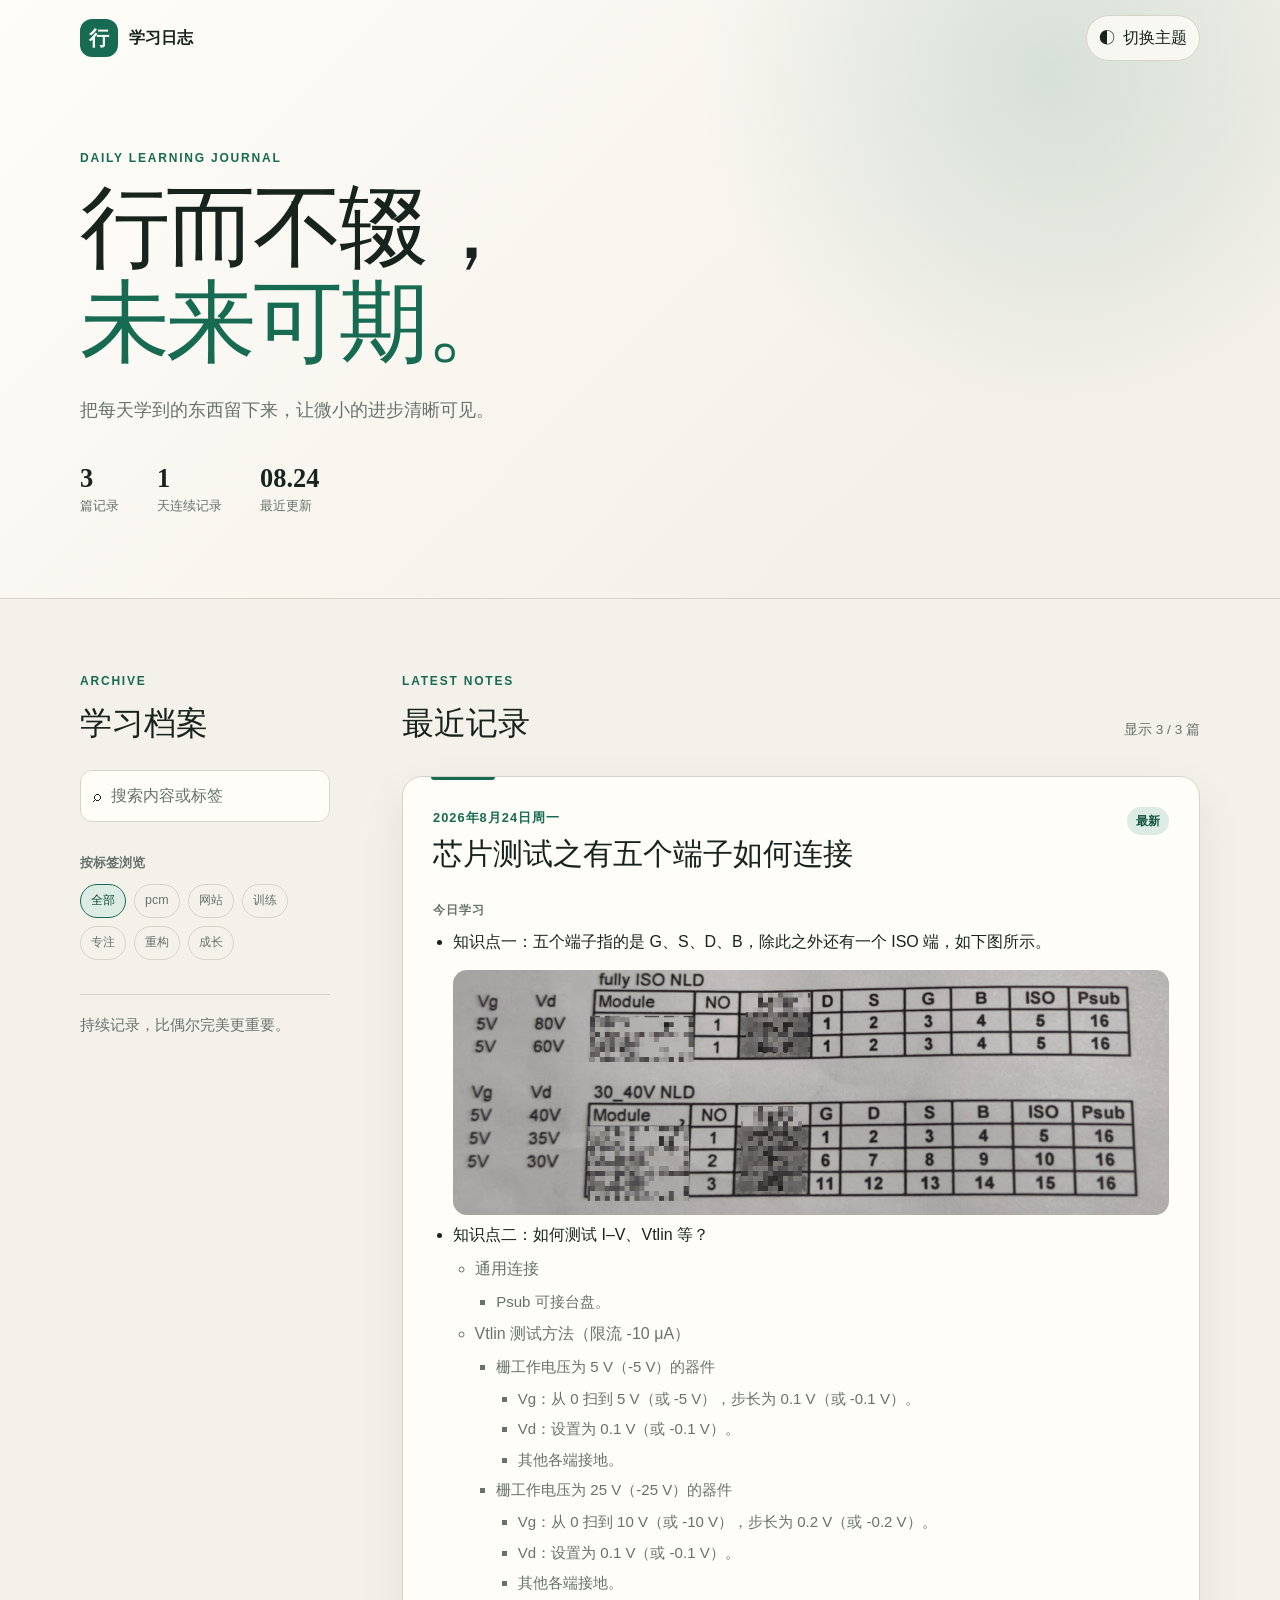
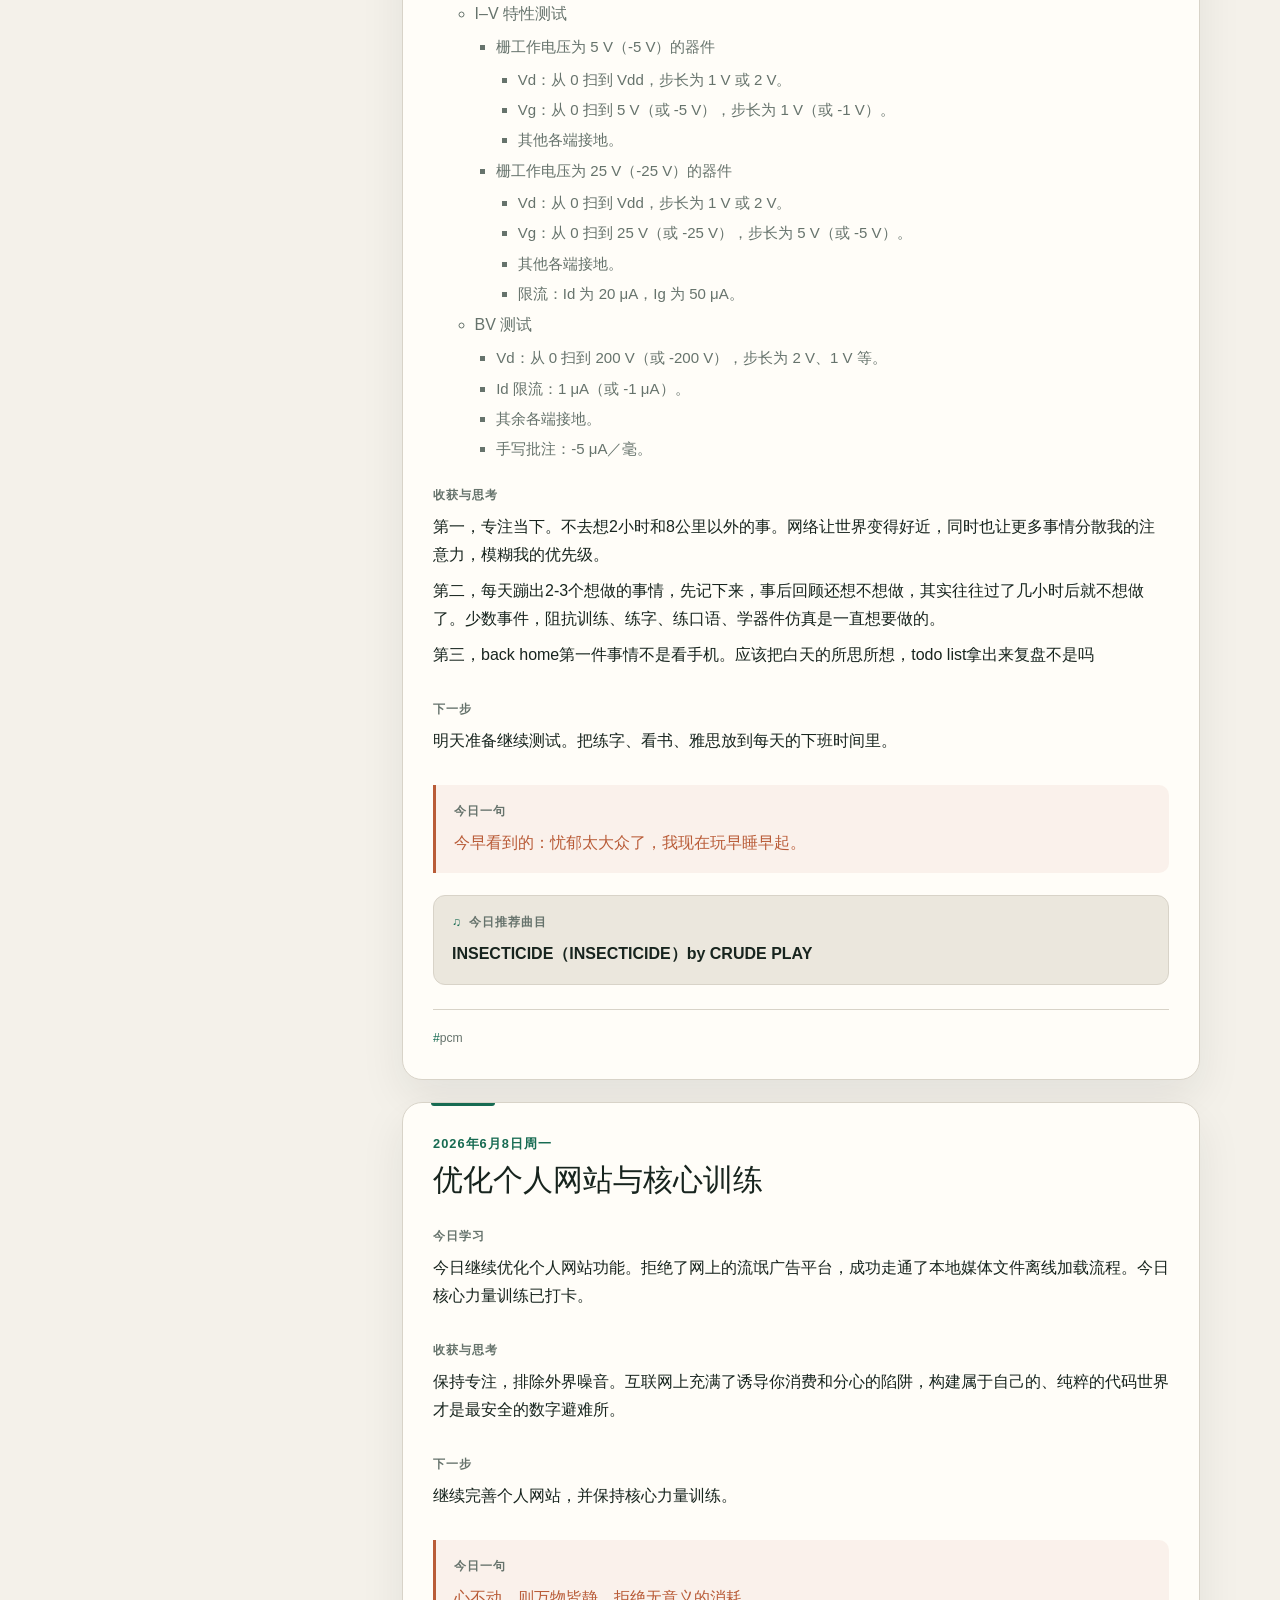
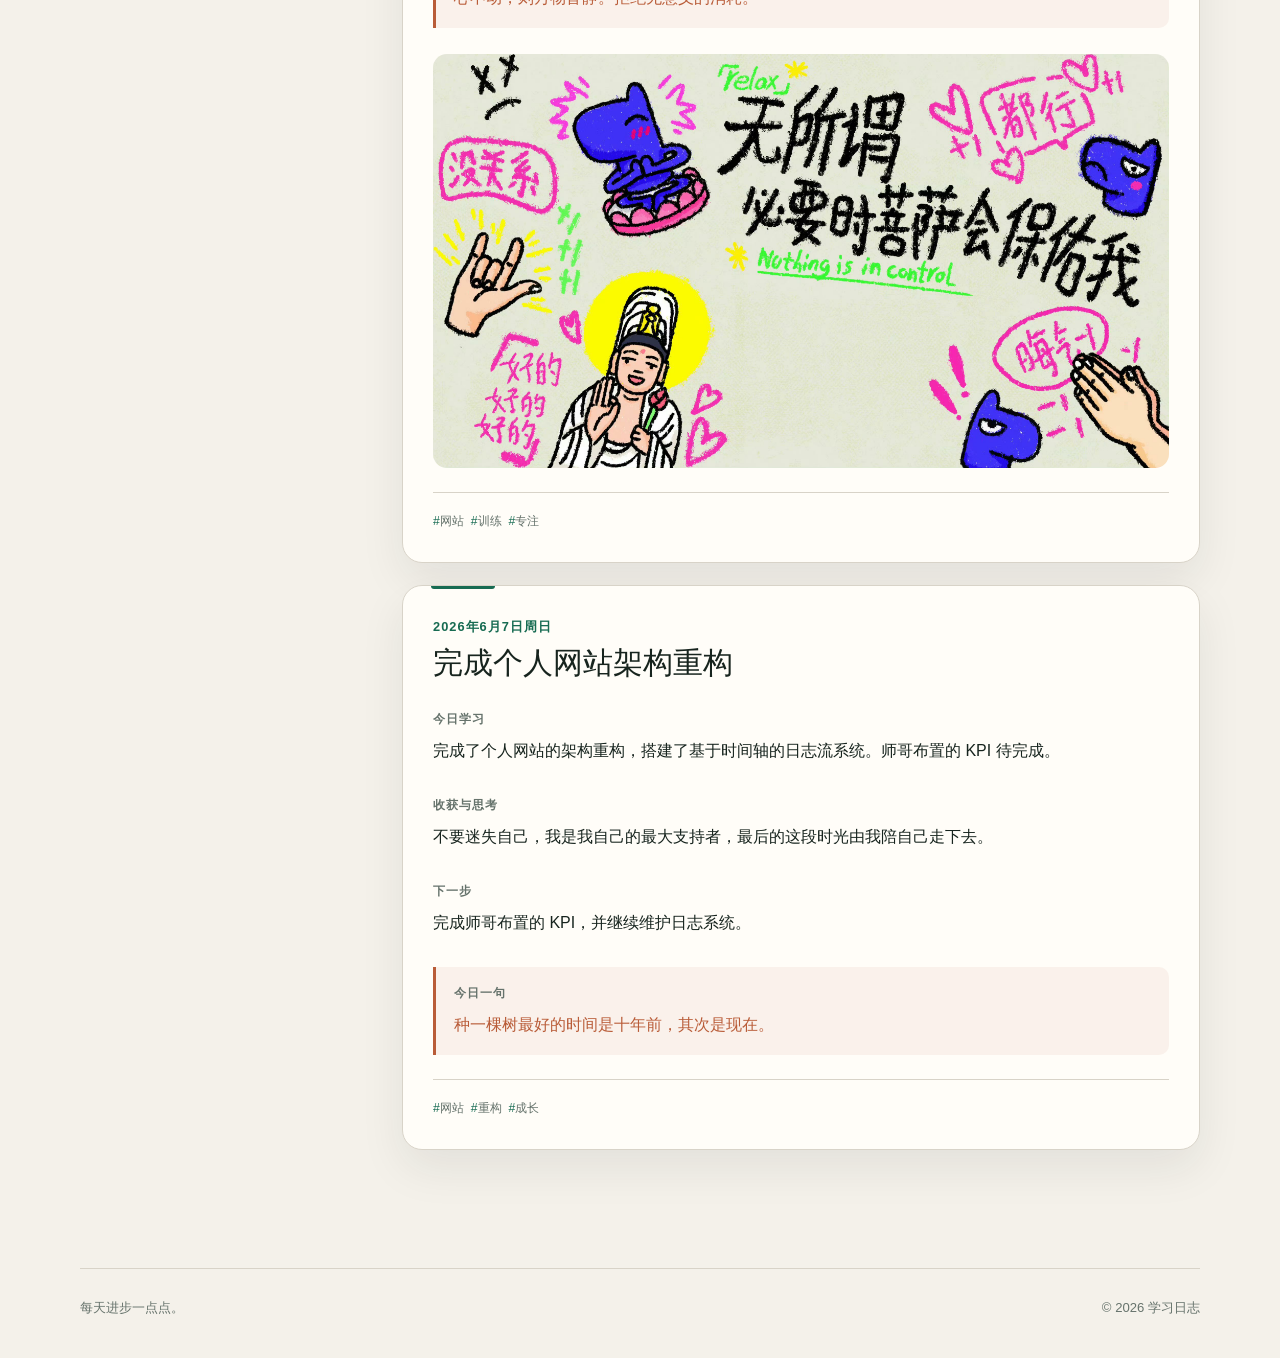
<file: index.html>
<!doctype html>
<html lang="zh-CN">
<head>
  <meta charset="utf-8">
  <meta name="viewport" content="width=device-width, initial-scale=1">
  <meta name="description" content="记录每天的学习、思考与下一步行动。">
  <meta name="color-scheme" content="light dark">
  <title>行而不辍｜学习日志</title>
  <link rel="stylesheet" href="assets/styles.css">
</head>
<body>
  <a class="skip-link" href="#logs">跳到学习记录</a>

  <header class="site-header">
    <nav class="nav shell" aria-label="主导航">
      <a class="brand" href="./" aria-label="返回首页">
        <span class="brand-mark" aria-hidden="true">行</span>
        <span>学习日志</span>
      </a>
      <button class="theme-button" id="theme-button" type="button" aria-label="切换明暗主题">
        <span aria-hidden="true" id="theme-icon">◐</span>
        <span class="theme-label">切换主题</span>
      </button>
    </nav>

    <div class="hero shell">
      <p class="eyebrow">DAILY LEARNING JOURNAL</p>
      <h1>行而不辍，<span>未来可期。</span></h1>
      <p class="hero-copy">把每天学到的东西留下来，让微小的进步清晰可见。</p>
      <div class="hero-meta" aria-label="日志概览">
        <div><strong id="total-count">0</strong><span>篇记录</span></div>
        <div><strong id="streak-count">0</strong><span>天连续记录</span></div>
        <div><strong id="latest-date">—</strong><span>最近更新</span></div>
      </div>
    </div>
  </header>

  <main class="shell page-layout">
    <aside class="side-panel" aria-label="日志筛选">
      <div class="panel-heading">
        <p class="eyebrow">ARCHIVE</p>
        <h2>学习档案</h2>
      </div>
      <label class="search-box" for="search-input">
        <span aria-hidden="true">⌕</span>
        <input id="search-input" type="search" placeholder="搜索内容或标签" autocomplete="off">
      </label>
      <div class="filter-group">
        <p>按标签浏览</p>
        <div class="tag-filters" id="tag-filters"></div>
      </div>
      <p class="side-note">持续记录，比偶尔完美更重要。</p>
    </aside>

    <section class="log-section" id="logs" aria-labelledby="logs-title">
      <div class="section-heading">
        <div>
          <p class="eyebrow">LATEST NOTES</p>
          <h2 id="logs-title">最近记录</h2>
        </div>
        <p id="result-count" aria-live="polite"></p>
      </div>

      <div class="timeline" id="log-container"></div>
      <div class="empty-state" id="empty-state" hidden>
        <span aria-hidden="true">⌕</span>
        <h3>没有找到相关记录</h3>
        <p>换一个关键词或标签试试。</p>
      </div>
    </section>
  </main>

  <footer class="site-footer shell">
    <p>每天进步一点点。</p>
    <p>© <span id="current-year"></span> 学习日志</p>
  </footer>

  <script src="data/logs.js"></script>
  <script src="assets/app.js"></script>
</body>
</html>
</file>
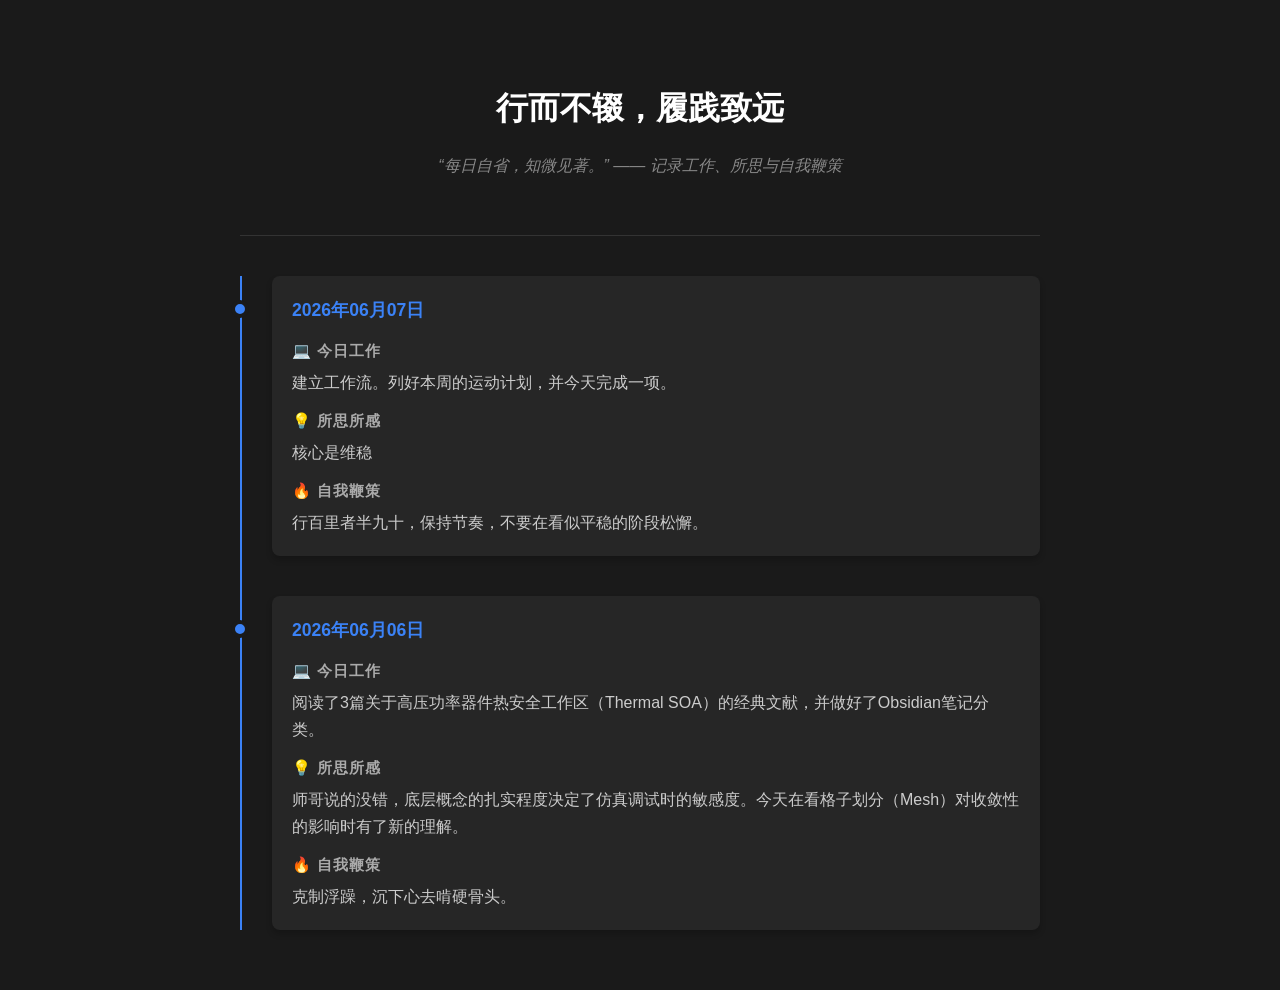
<file: index1.html>
<!DOCTYPE html>
<html lang="zh-CN">
<head>
    <meta charset="UTF-8">
    <meta name="viewport" content="width=device-width, initial-scale=1.0">
    <title>成长日志 & 每日省思</title>
    <style>
        /* 基础样式重置与优雅的深色背景，适合静心思考 */
        body {
            font-family: -apple-system, BlinkMacSystemFont, "Segoe UI", Roboto, "Helvetica Neue", Arial, sans-serif;
            background-color: #1a1a1a;
            color: #e0e0e0;
            line-height: 1.7;
            padding: 20px;
            max-width: 800px;
            margin: 0 auto;
        }

        header {
            text-align: center;
            padding: 40px 0;
            border-bottom: 1px solid #333;
        }

        header h1 {
            color: #ffffff;
            font-size: 2rem;
            margin-bottom: 10px;
        }

        header p {
            color: #888;
            font-style: italic;
        }

        /* 时间轴样式 */
        .timeline {
            position: relative;
            margin: 40px 0;
            padding-left: 30px;
            border-left: 2px solid #3b82f6; /* 蓝色的时间轴主线 */
        }

        .log-item {
            position: relative;
            margin-bottom: 40px;
            background: #262626;
            padding: 20px;
            border-radius: 8px;
            box-shadow: 0 4px 6px rgba(0, 0, 0, 0.2);
            transition: transform 0.2s;
        }

        .log-item:hover {
            transform: translateX(5px); /* 鼠标悬停微调，增加交互感 */
        }

        /* 时间轴圆点 */
        .log-item::before {
            content: '';
            position: absolute;
            left: -41px;
            top: 24px;
            width: 10px;
            height: 10px;
            background-color: #3b82f6;
            border: 4px solid #1a1a1a;
            border-radius: 50%;
        }

        .log-date {
            font-weight: bold;
            color: #3b82f6;
            font-size: 1.1rem;
            margin-bottom: 10px;
        }

        .log-section {
            margin-top: 12px;
        }

        .log-section h3 {
            font-size: 0.95rem;
            color: #aaa;
            margin: 0 0 5px 0;
            text-transform: uppercase;
            letter-spacing: 1px;
        }

        .log-section p {
            margin: 0;
            color: #ccc;
            white-space: pre-line; /* 保留换行符 */
        }

        /* 鞭策格言/警句样式 */
        .motto {
            color: #f59e0b; /* 醒目的琥珀色 */
            font-weight: 500;
        }
    </style>
</head>
<body>

    <header>
        <h1>行而不辍，履践致远</h1>
        <p>“每日自省，知微见著。” —— 记录工作、所思与自我鞭策</p>
    </header>

    <div class="timeline" id="log-container"></div>

    <script>
        // ==========================================
        // 核心数据区：你以后每天只需要在这里添加新数据即可
        // 注意：新的一天请放在数组的最前面（最上方）
        // ==========================================
        const dailyLogs = [
            {
                date: "2026年06月07日",
                work: "建立工作流。列好本周的运动计划，并今天完成一项。",
                thought: "核心是维稳",
                motto: "行百里者半九十，保持节奏，不要在看似平稳的阶段松懈。"
            },
            {
                date: "2026年06月06日",
                work: "阅读了3篇关于高压功率器件热安全工作区（Thermal SOA）的经典文献，并做好了Obsidian笔记分类。",
                thought: "师哥说的没错，底层概念的扎实程度决定了仿真调试时的敏感度。今天在看格子划分（Mesh）对收敛性的影响时有了新的理解。",
                motto: "克制浮躁，沉下心去啃硬骨头。"
            }
        ];

        // ==========================================
        // 渲染逻辑：自动将上面的数据转换成网页HTML
        // ==========================================
        const container = document.getElementById('log-container');
        
        dailyLogs.forEach(log => {
            const logItem = document.createElement('div');
            logItem.className = 'log-item';
            
            logItem.innerHTML = `
                <div class="log-date">${log.date}</div>
                
                <div class="log-section">
                    <h3>💻 今日工作</h3>
                    <p>${log.work}</p>
                </div>
                
                <div class="log-section">
                    <h3>💡 所思所感</h3>
                    <p>${log.thought}</p>
                </div>
                
                <div class="log-section">
                    <h3>🔥 自我鞭策</h3>
                    <p class="motto">${log.motto}</p>
                </div>
            `;
            
            container.appendChild(logItem);
        });
    </script>

</body>
</html>
</file>
<file: assets/styles.css>
:root {
  color-scheme: light;
  --bg: #f4f1ea;
  --surface: #fffdf8;
  --surface-soft: #ebe7dd;
  --ink: #17241e;
  --muted: #66736c;
  --line: #d8d3c8;
  --accent: #176b52;
  --accent-strong: #0f513d;
  --accent-soft: #dcebe3;
  --warm: #b95c38;
  --shadow: 0 18px 45px rgba(26, 43, 35, 0.08);
  --radius: 20px;
  --shell: 1120px;
}

[data-theme="dark"] {
  color-scheme: dark;
  --bg: #111815;
  --surface: #19221e;
  --surface-soft: #222d28;
  --ink: #edf4ef;
  --muted: #a2b0a8;
  --line: #334039;
  --accent: #78c9a7;
  --accent-strong: #9adbbf;
  --accent-soft: #203c31;
  --warm: #ef9a76;
  --shadow: 0 18px 45px rgba(0, 0, 0, 0.22);
}

* { box-sizing: border-box; }
html { scroll-behavior: smooth; }
body {
  margin: 0;
  background: var(--bg);
  color: var(--ink);
  font-family: Inter, ui-sans-serif, -apple-system, BlinkMacSystemFont, "Segoe UI", "PingFang SC", "Microsoft YaHei", sans-serif;
  font-size: 16px;
  line-height: 1.75;
  transition: background-color 180ms ease, color 180ms ease;
}
button, input { font: inherit; }
button { color: inherit; }
a { color: inherit; }
.shell { width: min(calc(100% - 40px), var(--shell)); margin-inline: auto; }
.skip-link {
  position: fixed;
  top: 12px;
  left: 12px;
  z-index: 20;
  padding: 9px 14px;
  border-radius: 9px;
  background: var(--ink);
  color: var(--bg);
  transform: translateY(-160%);
}
.skip-link:focus { transform: translateY(0); }
.site-header {
  overflow: hidden;
  border-bottom: 1px solid var(--line);
  background:
    radial-gradient(circle at 82% 12%, color-mix(in srgb, var(--accent) 14%, transparent) 0, transparent 30%),
    linear-gradient(135deg, var(--surface) 0%, var(--bg) 74%);
}
.nav { display: flex; align-items: center; justify-content: space-between; min-height: 76px; }
.brand {
  display: inline-flex;
  gap: 11px;
  align-items: center;
  color: var(--ink);
  font-weight: 700;
  text-decoration: none;
}
.brand-mark {
  display: grid;
  width: 38px;
  height: 38px;
  place-items: center;
  border-radius: 12px;
  background: var(--accent);
  color: var(--surface);
  font-family: Georgia, "Songti SC", serif;
  font-size: 20px;
}
.theme-button {
  display: inline-flex;
  align-items: center;
  gap: 8px;
  padding: 8px 12px;
  border: 1px solid var(--line);
  border-radius: 999px;
  background: color-mix(in srgb, var(--surface) 78%, transparent);
  cursor: pointer;
}
.theme-button:hover { border-color: var(--accent); }
.hero { padding-block: 72px 80px; }
.eyebrow {
  margin: 0 0 12px;
  color: var(--accent);
  font-size: 0.75rem;
  font-weight: 800;
  letter-spacing: 0.15em;
}
.hero h1 {
  max-width: 820px;
  margin: 0;
  font-family: Georgia, "Songti SC", "STSong", serif;
  font-size: clamp(2.8rem, 7vw, 5.8rem);
  font-weight: 500;
  letter-spacing: -0.04em;
  line-height: 1.06;
}
.hero h1 span { display: inline-block; color: var(--accent); white-space: nowrap; }
.hero-copy { max-width: 560px; margin: 24px 0 36px; color: var(--muted); font-size: 1.12rem; }
.hero-meta { display: flex; flex-wrap: wrap; gap: 38px; }
.hero-meta div { display: grid; }
.hero-meta strong { font-family: Georgia, serif; font-size: 1.65rem; font-weight: 600; line-height: 1.25; }
.hero-meta span { color: var(--muted); font-size: 0.8rem; }
.page-layout { display: grid; grid-template-columns: 250px minmax(0, 1fr); gap: 72px; padding-block: 72px 96px; }
.side-panel { position: sticky; top: 24px; align-self: start; }
.panel-heading h2, .section-heading h2 {
  margin: 0;
  font-family: Georgia, "Songti SC", serif;
  font-size: 2rem;
  font-weight: 500;
  line-height: 1.2;
}
.search-box {
  display: flex;
  align-items: center;
  gap: 8px;
  margin-top: 28px;
  padding: 10px 12px;
  border: 1px solid var(--line);
  border-radius: 12px;
  background: var(--surface);
}
.search-box:focus-within { border-color: var(--accent); outline: 3px solid color-mix(in srgb, var(--accent) 14%, transparent); }
.search-box input { min-width: 0; width: 100%; border: 0; outline: 0; background: transparent; color: var(--ink); }
.search-box input::placeholder { color: var(--muted); }
.filter-group { margin-top: 30px; }
.filter-group > p { margin: 0 0 10px; color: var(--muted); font-size: 0.8rem; font-weight: 700; }
.tag-filters { display: flex; flex-wrap: wrap; gap: 8px; }
.filter-button {
  padding: 5px 10px;
  border: 1px solid var(--line);
  border-radius: 999px;
  background: transparent;
  color: var(--muted);
  font-size: 0.78rem;
  cursor: pointer;
}
.filter-button:hover, .filter-button[aria-pressed="true"] {
  border-color: var(--accent);
  background: var(--accent-soft);
  color: var(--accent-strong);
}
.side-note {
  margin-top: 34px;
  padding-top: 18px;
  border-top: 1px solid var(--line);
  color: var(--muted);
  font-family: Georgia, "Songti SC", serif;
  font-size: 0.92rem;
}
.section-heading { display: flex; align-items: end; justify-content: space-between; gap: 20px; margin-bottom: 34px; }
#result-count { margin: 0; color: var(--muted); font-size: 0.85rem; }
.timeline { position: relative; }
.log-card {
  position: relative;
  margin-bottom: 22px;
  padding: 30px;
  border: 1px solid var(--line);
  border-radius: var(--radius);
  background: var(--surface);
  box-shadow: var(--shadow);
}
.log-card::before {
  position: absolute;
  top: 0;
  left: 28px;
  width: 64px;
  height: 3px;
  border-radius: 0 0 4px 4px;
  background: var(--accent);
  content: "";
}
.card-header { display: flex; align-items: start; justify-content: space-between; gap: 24px; margin-bottom: 26px; }
.log-date { display: block; margin-bottom: 6px; color: var(--accent); font-size: 0.8rem; font-weight: 800; letter-spacing: 0.08em; }
.log-title {
  margin: 0;
  font-family: Georgia, "Songti SC", serif;
  font-size: clamp(1.45rem, 3vw, 1.85rem);
  font-weight: 500;
  line-height: 1.3;
}
.latest-badge {
  flex: none;
  padding: 4px 9px;
  border-radius: 999px;
  background: var(--accent-soft);
  color: var(--accent-strong);
  font-size: 0.72rem;
  font-weight: 800;
}
.card-content { display: grid; gap: 22px; }
.content-block h3 { margin: 0 0 7px; color: var(--muted); font-size: 0.75rem; font-weight: 800; letter-spacing: 0.09em; }
.content-block p { margin: 0 0 8px; }
.content-block ul { margin: 6px 0 0; padding-left: 1.25rem; }
.content-block li + li { margin-top: 4px; }
.content-block ul ul { margin-top: 6px; padding-left: 1.35rem; color: var(--muted); }
.content-block ul ul ul { font-size: 0.94rem; }
.motto-block {
  padding: 16px 18px;
  border-left: 3px solid var(--warm);
  border-radius: 0 10px 10px 0;
  background: color-mix(in srgb, var(--warm) 7%, transparent);
  color: var(--warm);
  font-family: Georgia, "Songti SC", serif;
}
.motto-block p { margin: 0; }
.music-block {
  padding: 16px 18px;
  border: 1px solid var(--line);
  border-radius: 12px;
  background: var(--surface-soft);
}
.music-block h3::before { margin-right: 7px; content: "♫"; color: var(--accent); }
.music-block p { margin: 0; font-weight: 600; }
.log-image { display: block; width: 100%; max-height: 520px; margin-top: 4px; border-radius: 14px; object-fit: cover; }
.inline-log-image { display: block; width: 100%; max-height: 520px; margin: 14px 0 6px; border-radius: 14px; object-fit: contain; }
.card-tags { display: flex; flex-wrap: wrap; gap: 7px; margin-top: 24px; padding-top: 18px; border-top: 1px solid var(--line); }
.card-tag { color: var(--muted); font-size: 0.76rem; }
.card-tag::before { content: "#"; color: var(--accent); }
.empty-state { padding: 60px 24px; border: 1px dashed var(--line); border-radius: var(--radius); color: var(--muted); text-align: center; }
.empty-state > span { font-size: 2rem; }
.empty-state h3 { margin: 10px 0 3px; color: var(--ink); }
.empty-state p { margin: 0; }
.site-footer { display: flex; justify-content: space-between; gap: 20px; padding-block: 28px 38px; border-top: 1px solid var(--line); color: var(--muted); font-size: 0.82rem; }
.site-footer p { margin: 0; }

@media (max-width: 800px) {
  .hero { padding-block: 54px 62px; }
  .page-layout { grid-template-columns: 1fr; gap: 44px; padding-block: 52px 72px; }
  .side-panel { position: static; }
  .side-note { display: none; }
}

@media (max-width: 540px) {
  .shell { width: min(calc(100% - 28px), var(--shell)); }
  .theme-label { display: none; }
  .hero h1 { font-size: 2.7rem; }
  .hero-meta { display: grid; grid-template-columns: repeat(3, 1fr); gap: 14px; }
  .hero-meta strong { font-size: 1.3rem; }
  .hero-meta span { font-size: 0.68rem; }
  .log-card { padding: 24px 20px; border-radius: 16px; }
  .card-header { display: block; }
  .latest-badge { display: inline-block; margin-top: 12px; }
  .section-heading { align-items: start; }
  .site-footer { display: block; }
}

@media (prefers-reduced-motion: reduce) {
  *, *::before, *::after { scroll-behavior: auto !important; transition: none !important; }
}
</file>
